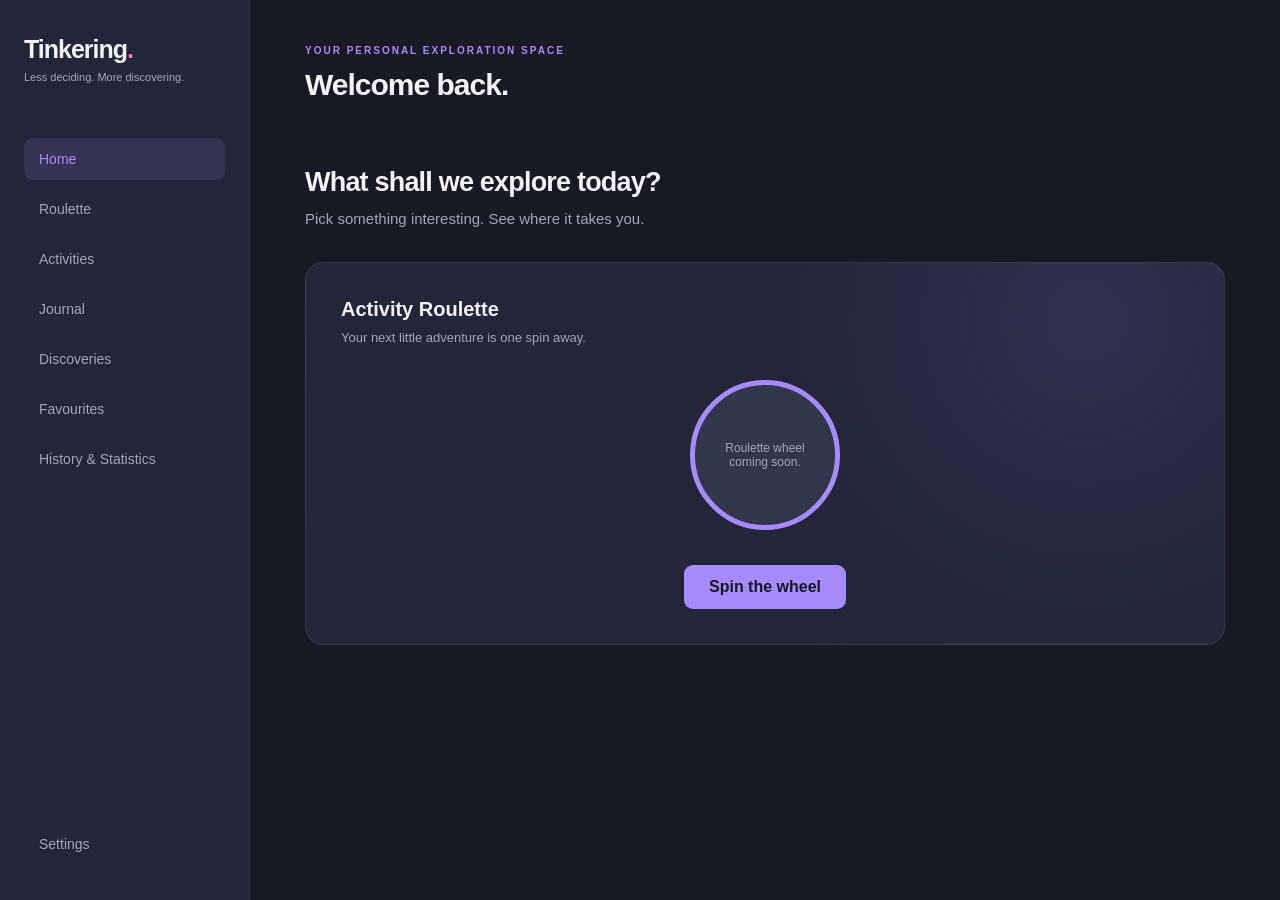
<file: index.html>
<!DOCTYPE html>
<html lang="en">
<head>

<meta
  http-equiv="Content-Security-Policy"
  content="default-src 'self'; script-src 'self'; style-src 'self'; img-src 'self' data:; connect-src 'self'; object-src 'none'; base-uri 'none'; form-action 'self'"
>

  <meta charset="UTF-8">
  <meta name="viewport" content="width=device-width, initial-scale=1.0">

  <meta name="description" content="Less deciding. More discovering.">
  <meta name="theme-color" content="#171923">

  <title>Tinkering Dashboard</title>
<link rel="stylesheet" href="css/variables.css">
<link rel="stylesheet" href="css/main.css">
<link rel="stylesheet" href="css/layout.css">
<link rel="stylesheet" href="css/components.css">
<link rel="stylesheet" href="css/responsive.css">
</head>

<body>

  <div class="app">

    <!-- Sidebar navigation -->
    <aside class="sidebar">
      <div class="brand">
        <h1>Tinkering<span>.</span></h1>
        <p>Less deciding. More discovering.</p>
      </div>

     
<nav class="navigation" aria-label="Main navigation">
  <a href="#home" class="nav-link active">Home</a>
  <a href="#roulette" class="nav-link">Roulette</a>
  <a href="#activities" class="nav-link">Activities</a>
  <a href="#journal" class="nav-link">Journal</a>
  <a href="#discoveries" class="nav-link">Discoveries</a>
  <a href="#favourites" class="nav-link">Favourites</a>
  <a href="#history" class="nav-link">History & Statistics</a>
</nav>

      </nav>

      <div class="sidebar-footer">
        <a href="#settings" class="nav-link">Settings</a>
      </div>
    </aside>

    <!-- Main application content -->
    <main class="main-content">

      <header class="topbar">
        <div>
          <p class="eyebrow">YOUR PERSONAL EXPLORATION SPACE</p>
          <h2>Welcome back.</h2>
        </div>
      </header>

      <!-- Home section -->
      <section id="home" class="page-section active">
        <h2>What shall we explore today?</h2>
        <p>Pick something interesting. See where it takes you.</p>

        <div class="roulette-container">
          <h3>Activity Roulette</h3>
          <p>Your next little adventure is one spin away.</p>
          <div id="roulette-wheel">
            Roulette wheel coming soon.
          </div>
          <button id="spin-button" type="button">
            Spin the wheel
          </button>
        </div>
      </section>


<section id="roulette" class="page-section">
  <h2>The Roulette</h2>
  <p>Leave your next adventure to chance.</p>

  <div class="roulette-container">
    <h3>Where will curiosity take you?</h3>
    <p>Your next adventure is one spin away.</p>

    <div id="roulette-wheel">
      Your wheel will appear here.
    </div>

    <button id="roulette-spin-button" type="button">
      Spin the wheel
    </button>
  </div>
</section>


      <!-- Other application sections -->
      <section id="activities" class="page-section">
        <h2>Activities</h2>
      </section>

      <section id="journal" class="page-section">
        <h2>Journal</h2>
      </section>

      <section id="discoveries" class="page-section">
        <h2>Discoveries</h2>
      </section>

      <section id="favourites" class="page-section">
        <h2>Favourites</h2>
      </section>

      <section id="history" class="page-section">
        <h2>History</h2>
      </section>

      <section id="settings" class="page-section">
        <h2>Settings</h2>
      </section>

    </main>

  </div>

  <script type="module" src="js/app.js"></script>

</body>
</html>
</file>
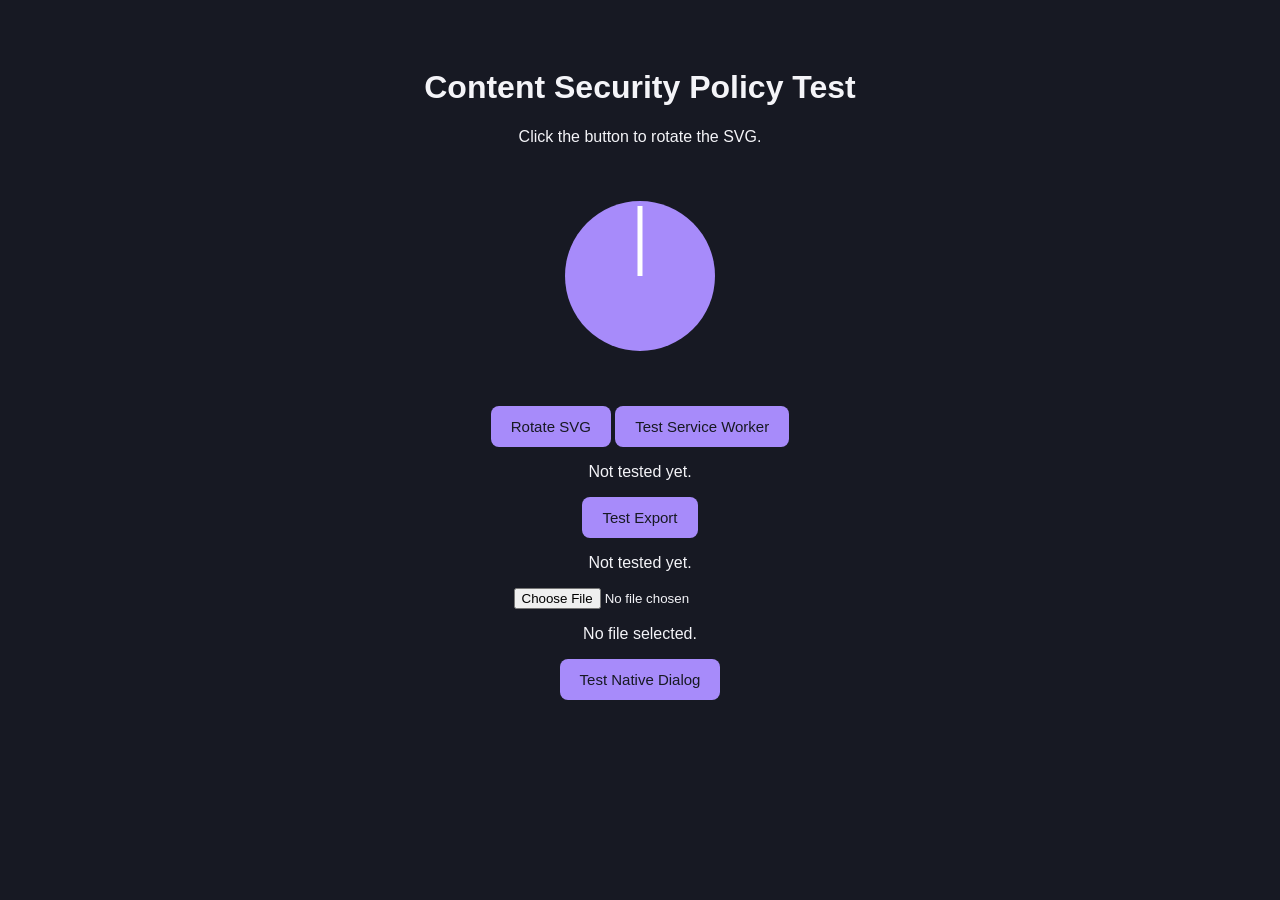
<file: tests/csp-test.html>
<!DOCTYPE html>
<html lang="en">
<head>
  <meta
    http-equiv="Content-Security-Policy"
    content="default-src 'self'; script-src 'self'; style-src 'self'; img-src 'self' data:; connect-src 'self'; object-src 'none'; base-uri 'none'; form-action 'self'"
  >
  <meta charset="UTF-8">
  <title>CSP Test</title>
  <link rel="stylesheet" href="csp-test.css">
  <script type="module" src="csp-test.js"></script>
</head>
<body>
  <h1>Content Security Policy Test</h1>

  <p>Click the button to rotate the SVG.</p>

  <svg width="200" height="200" viewBox="0 0 200 200">
    <g id="rotating-group">
      <circle cx="100" cy="100" r="75" fill="#A78BFA"/>
      <line x1="100" y1="100" x2="100" y2="30"
            stroke="#FFFFFF" stroke-width="5"/>
    </g>
  </svg>

  <button id="rotate-button">Rotate SVG</button>
  <button id="service-worker-button">
  Test Service Worker
</button>

<p id="service-worker-status">Not tested yet.</p>

<button id="export-button">Test Export</button>
<p id="export-status">Not tested yet.</p>
<input type="file" id="import-file" accept="application/json">
<p id="import-status">No file selected.</p>
<button id="open-dialog-button">Test Native Dialog</button>

<dialog id="test-dialog">
  <p>Native dialog works under CSP.</p>
  <button id="close-dialog-button">Close dialog</button>
</dialog>
</body>
</html>
</file>
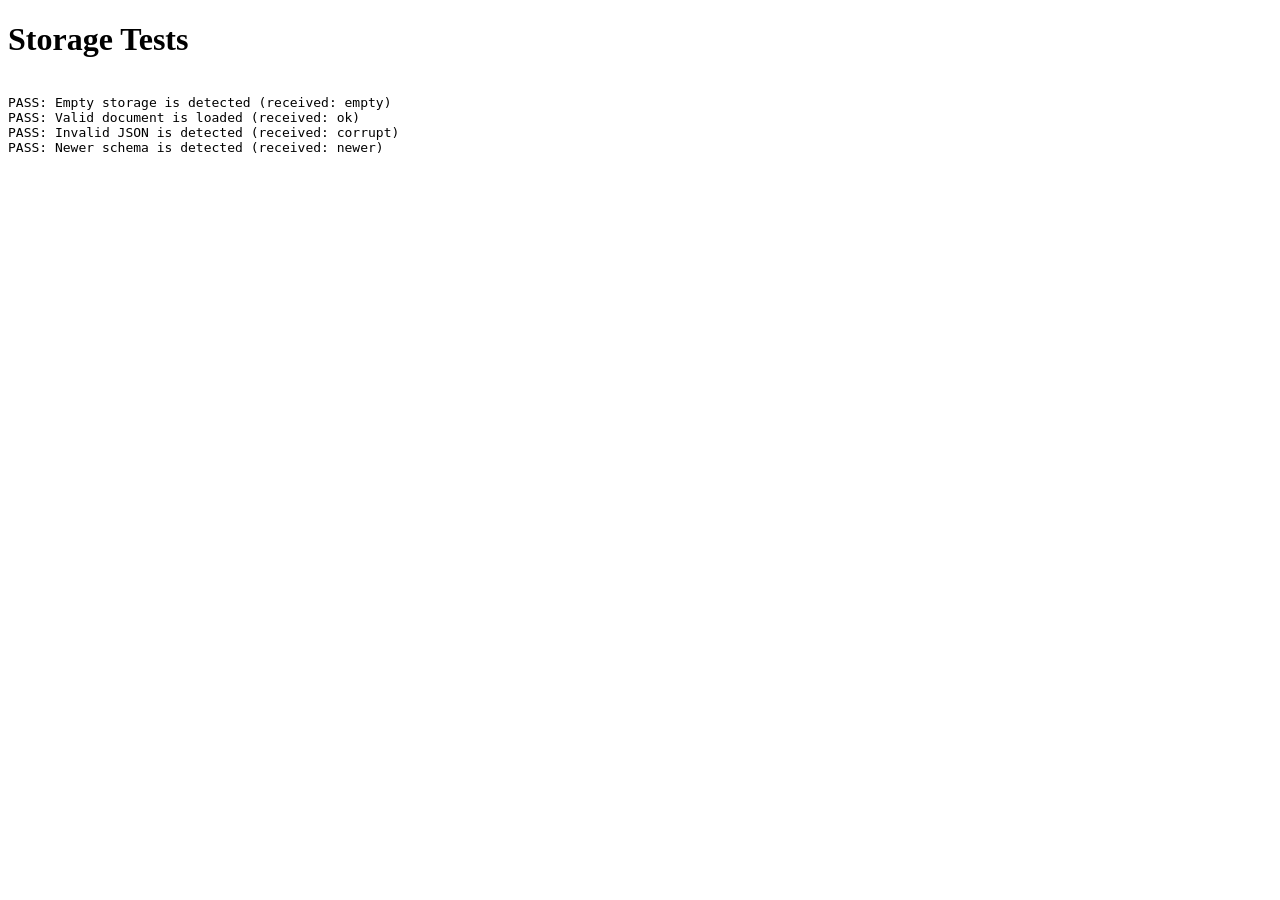
<file: tests/storage-test.html>
<!DOCTYPE html>
<html lang="en">
<head>
  <meta charset="UTF-8">
  <meta name="viewport" content="width=device-width, initial-scale=1.0">
  <title>Storage Tests</title>
</head>
<body>
  <h1>Storage Tests</h1>
  <pre id="test-results">Running tests...</pre>

  <script type="module">
    import { load } from "../js/data/storage.js";
    import { createDefaultDocument } from "../js/data/defaults.js";

    const results = document.getElementById("test-results");
    const storageKey = "tinkeringDashboard.data";

    function runTest(name, expectedStatus) {
      const result = load();
      const passed = result.status === expectedStatus;

      results.textContent +=
        `\n${passed ? "PASS" : "FAIL"}: ${name}` +
        ` (received: ${result.status})`;
    }

    results.textContent = "";

    // Test 1: No saved data.
    localStorage.removeItem(storageKey);
    runTest("Empty storage is detected", "empty");

    // Test 2: Valid current-version document.
    localStorage.setItem(
      storageKey,
      JSON.stringify(createDefaultDocument())
    );
    runTest("Valid document is loaded", "ok");

    // Test 3: Invalid JSON.
    localStorage.setItem(storageKey, "{invalid json");
    runTest("Invalid JSON is detected", "corrupt");

    // Test 4: Newer schema version.
    const newerDocument = createDefaultDocument();
    newerDocument.schemaVersion = 2;

    localStorage.setItem(
      storageKey,
      JSON.stringify(newerDocument)
    );
    runTest("Newer schema is detected", "newer");

    // Clean up after the tests.
    localStorage.removeItem(storageKey);
  </script>
</body>
</html>
</file>
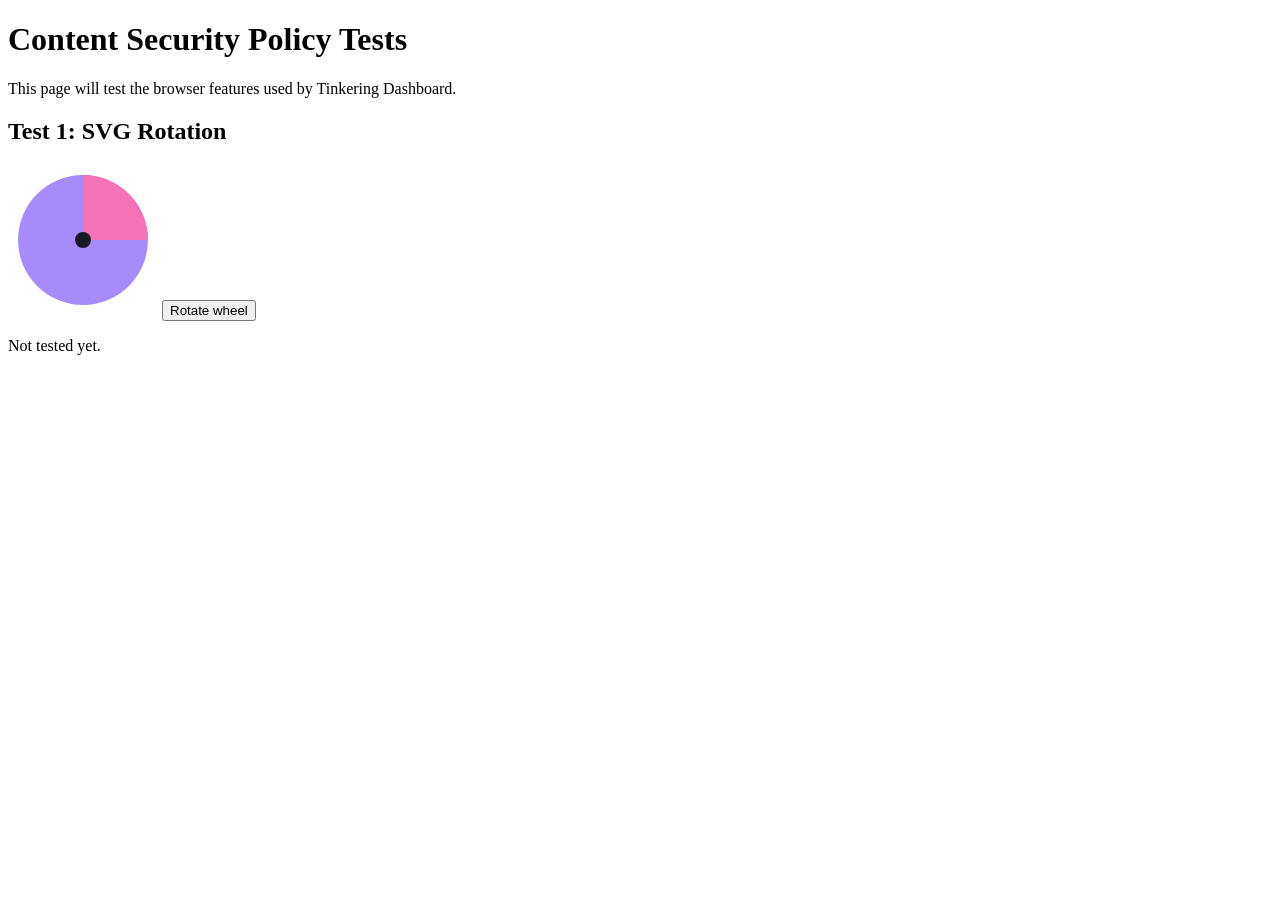
<file: tests/tests.html>
<!DOCTYPE html>
<html lang="en">
<head>
  <meta charset="UTF-8">
  <meta name="viewport" content="width=device-width, initial-scale=1.0">
  <meta
    http-equiv="Content-Security-Policy"
    content="default-src 'self'; script-src 'self'; style-src 'self'; img-src 'self' data:; connect-src 'self'; object-src 'none'; base-uri 'none'; form-action 'self'"
  >
  <title>CSP Test Page</title>
</head>
<body>
  <h1>Content Security Policy Tests</h1>
  <p>This page will test the browser features used by Tinkering Dashboard.</p>

  <h2>Test 1: SVG Rotation</h2>
  <svg
    id="test-wheel"
    width="150"
    height="150"
    viewBox="0 0 150 150"
    xmlns="http://www.w3.org/2000/svg"
  >
    <circle cx="75" cy="75" r="65" fill="#A78BFA" />
    <path d="M75 75 L75 10 A65 65 0 0 1 140 75 Z" fill="#F472B6" />
    <circle cx="75" cy="75" r="8" fill="#171923" />
  </svg>

  <button id="rotate-button">Rotate wheel</button>

  <p id="rotation-result">Not tested yet.</p>

  <script src="test.js" type="module"></script>
</body>
</html>
</file>
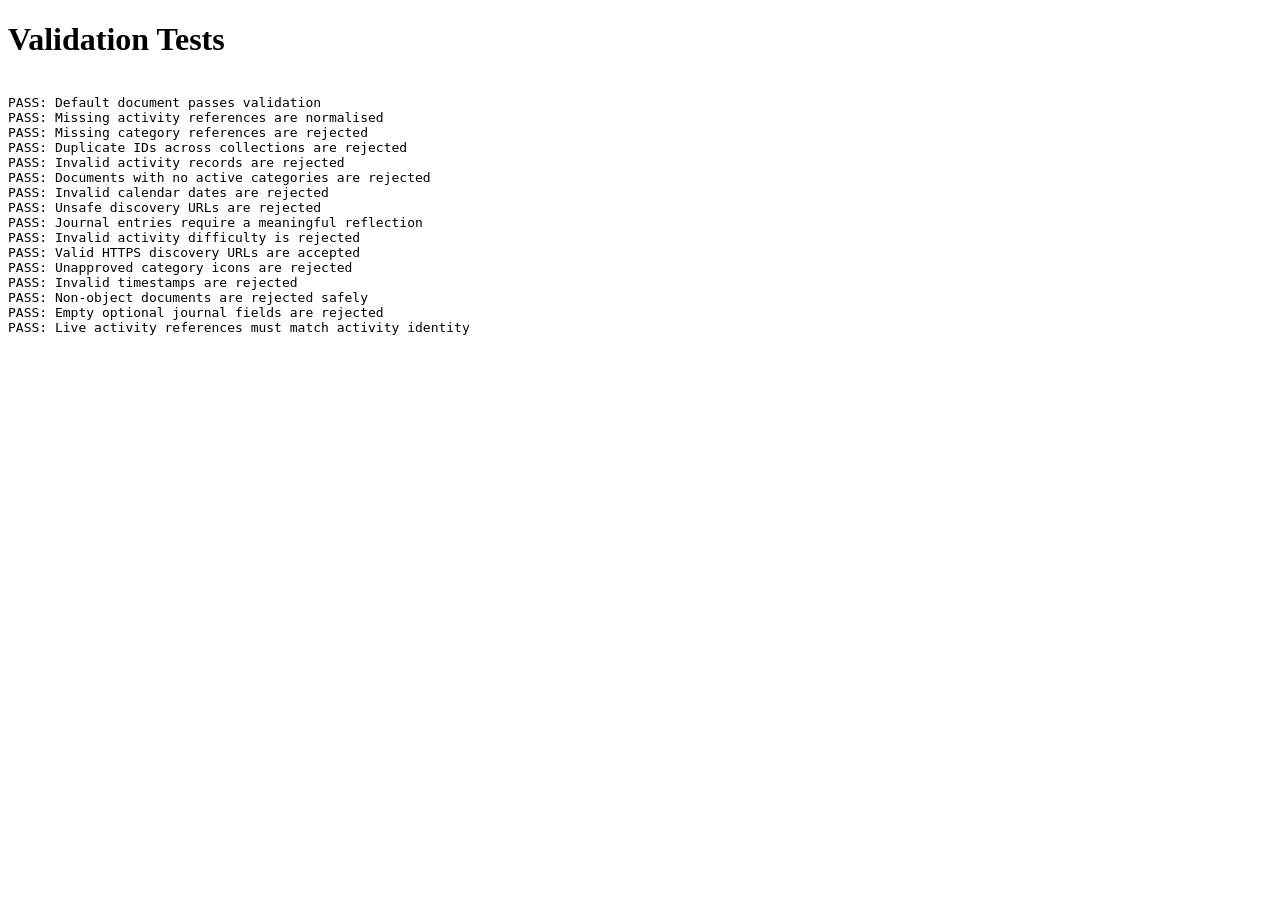
<file: tests/validation-test.html>
<!DOCTYPE html>
<html lang="en">
<head>
  <meta charset="UTF-8">
  <meta name="viewport" content="width=device-width, initial-scale=1.0">
  <title>Validation Tests</title>
</head>
<body>
  <h1>Validation Tests</h1>
  <pre id="test-results">Running tests...</pre>

  <script type="module">
    import { createDefaultDocument } from "../js/data/defaults.js";
    import { validateDocument } from "../js/data/validation.js";

    const results = document.getElementById("test-results");

    function runTest(name, testFunction) {
      try {
        const passed = testFunction();
        results.textContent += `\n${passed ? "PASS" : "FAIL"}: ${name}`;
      } catch (error) {
        results.textContent += `\nERROR: ${name} — ${error.message}`;
      }
    }

    results.textContent = "";

    runTest("Default document passes validation", () => {
      const documentData = createDefaultDocument();
      return validateDocument(documentData) !== null;
    });

runTest("Missing activity references are normalised", () => { const data = createDefaultDocument(); data.attempts.push({ id: "test-attempt-1", activityKey: "deleted-activity-key", activityId: "deleted-activity", activityName: "Deleted activity", categoryId: "creative", outcome: "attempted", date: "2026-11-17", durationMinutes: null, createdAt: new Date().toISOString() }); const result = validateDocument(data); return ( result !== null && result.attempts[0].activityId === null && result.attempts[0].activityName === "Deleted activity" ); });
  runTest("Missing category references are rejected", () => {
  const data = createDefaultDocument();

  data.activities[0].categoryId = "missing-category";

  return validateDocument(data) === null;
});
runTest("Duplicate IDs across collections are rejected", () => {
  const data = createDefaultDocument();

  data.attempts.push({
    id: data.activities[0].id,
    activityKey: "test-activity-key",
    activityId: data.activities[0].id,
    activityName: data.activities[0].name,
    categoryId: "creative",
    outcome: "attempted",
    date: "2026-11-17",
    durationMinutes: null,
    createdAt: new Date().toISOString()
  });

  return validateDocument(data) === null;
});
runTest("Invalid activity records are rejected", () => {
  const data = createDefaultDocument();

  data.activities[0].name = "";

  return validateDocument(data) === null;
});
runTest("Documents with no active categories are rejected", () => {
  const data = createDefaultDocument();

  data.categories.forEach((category) => {
    category.isArchived = true;
  });

  return validateDocument(data) === null;
});
runTest("Invalid calendar dates are rejected", () => {
  const data = createDefaultDocument();

  data.discoveries.push({
    id: "test-discovery-1",
    title: "Test discovery",
    description: "",
    categoryId: null,
    dateDiscovered: "2026-02-30",
    url: null,
    isFavourite: false,
    createdAt: new Date().toISOString(),
    updatedAt: new Date().toISOString()
  });

  return validateDocument(data) === null;
});
runTest("Unsafe discovery URLs are rejected", () => {
  const data = createDefaultDocument();

  data.discoveries.push({
    id: "test-discovery-2",
    title: "Test discovery",
    description: "",
    categoryId: null,
    dateDiscovered: "2026-11-17",
    url: "javascript:alert(1)",
    isFavourite: false,
    createdAt: new Date().toISOString(),
    updatedAt: new Date().toISOString()
  });

  return validateDocument(data) === null;
});
runTest("Journal entries require a meaningful reflection", () => {
  const data = createDefaultDocument();

  data.journalEntries.push({
    id: "test-journal-1",
    activityId: null,
    activityName: "Spontaneous entry",
    categoryId: null,
    date: "2026-11-17",
    whatIThought: "   ",
    whatIDid: null,
    whatILearned: null,
    whatIEnjoyed: null,
    whatIDisliked: null,
    notes: null,
    wouldRepeat: null,
    createdAt: new Date().toISOString(),
    updatedAt: new Date().toISOString()
  });

  return validateDocument(data) === null;
});
runTest("Invalid activity difficulty is rejected", () => {
  const data = createDefaultDocument();

  data.activities[0].difficulty = "expert";

  return validateDocument(data) === null;
});
runTest("Valid HTTPS discovery URLs are accepted", () => {
  const data = createDefaultDocument();

  data.discoveries.push({
    id: "test-discovery-3",
    title: "Test discovery",
    description: "",
    categoryId: null,
    dateDiscovered: "2026-11-17",
    url: "https://example.com",
    isFavourite: false,
    createdAt: new Date().toISOString(),
    updatedAt: new Date().toISOString()
  });

  return validateDocument(data) !== null;
});
runTest("Unapproved category icons are rejected", () => {
  const data = createDefaultDocument();

  data.categories[0].icon = "🔥";

  return validateDocument(data) === null;
});
runTest("Invalid timestamps are rejected", () => {
  const data = createDefaultDocument();

  data.categories[0].createdAt = "not-a-valid-timestamp";

  return validateDocument(data) === null;
});
runTest("Non-object documents are rejected safely", () => {
  return (
    validateDocument(null) === null &&
    validateDocument("invalid") === null &&
    validateDocument([]) === null
  );
});
runTest("Empty optional journal fields are rejected", () => {
  const data = createDefaultDocument();

  data.journalEntries.push({
    id: "test-journal-2",
    activityId: null,
    activityName: "Spontaneous entry",
    categoryId: null,
    date: "2026-11-17",
    whatIThought: "I found this interesting.",
    whatIDid: "",
    whatILearned: null,
    whatIEnjoyed: null,
    whatIDisliked: null,
    notes: null,
    wouldRepeat: null,
    createdAt: new Date().toISOString(),
    updatedAt: new Date().toISOString()
  });

  return validateDocument(data) === null;
});
runTest("Live activity references must match activity identity", () => {
  const data = createDefaultDocument();

  data.attempts.push({
    id: "test-attempt-2",
    activityKey: "wrong-activity-key",
    activityId: data.activities[0].id,
    activityName: data.activities[0].name,
    categoryId: data.activities[0].categoryId,
    outcome: "attempted",
    date: "2026-11-17",
    durationMinutes: null,
    createdAt: new Date().toISOString()
  });

  return validateDocument(data) === null;
});
  </script>
  
</body>

</html>
</file>
<file: css/variables.css>
:root {
  /* Backgrounds */
  --background: #171923;
  --surface: #222638;
  --elevated: #30374B;;

  /* Accent colours */
  --purple: #A78BFA;
  --pink: #F472B6;
  --blue: #38BDF8;
  --mint: #34D399;
  --yellow: #FBBF24;
  --coral: #FB7185;

  /* Text */
  --text: #F4F4F8;
  --text-muted: #A1A5B5;

  /* Layout */
  --sidebar-width: 250px;
}
</file>
<file: css/main.css>
* {
  margin: 0;
  padding: 0;
  box-sizing: border-box;
}

body {
  background: var(--background);
  color: var(--text);
  font-family: Arial, Helvetica, sans-serif;
  min-height: 100vh;
}
/* Global link styling */

a {
  color: inherit;
  text-decoration: none;
}
/* Global button styling */

button {
  font: inherit;
  cursor: pointer;
}
</file>
<file: css/layout.css>
/* Application layout */

.app {
  min-height: 100vh;
}

.sidebar {
  position: fixed;
  top: 0;
  left: 0;
  width: var(--sidebar-width);
  height: 100vh;
  background: var(--surface);
  border-right: 1px solid rgba(255, 255, 255, 0.06);
  padding: 35px 24px;
  display: flex;
  flex-direction: column;
}

.main-content {
  margin-left: var(--sidebar-width);
  padding: 45px 55px;
  max-width: 1600px;
}

.topbar {
  display: flex;
  justify-content: space-between;
  align-items: center;
  margin-bottom: 65px;
}

/* Page visibility and structure */

.page-section {
  display: none;
}

.page-section.active {
  display: block;
}

.page-section > h2 {
  font-size: 27px;
  letter-spacing: -0.8px;
  margin-bottom: 12px;
}

.page-section > p {
  color: var(--text-muted);
  font-size: 15px;
  margin-bottom: 35px;
}
</file>
<file: css/components.css>
/* Brand */

.brand {
  margin-bottom: 55px;
}

.brand h1 {
  font-size: 25px;
  font-weight: 700;
  letter-spacing: -1px;
}

.brand h1 span {
  color: var(--pink);
}

.brand p {
  color: var(--text-muted);
  font-size: 11px;
  margin-top: 7px;
}

/* Navigation */

.navigation {
  display: flex;
  flex-direction: column;
  gap: 8px;
}

.nav-link {
  display: block;
  padding: 13px 15px;
  border-radius: 9px;
  color: var(--text-muted);
  font-size: 14px;
  transition: 0.2s ease;
}

.nav-link:hover {
  background: var(--elevated);
  color: var(--text);
}

.nav-link.active {
  background: rgba(167, 139, 250, 0.13);
  color: var(--purple);
}

.sidebar-footer {
  margin-top: auto;
}

/* Topbar text */

.eyebrow {
  color: var(--purple);
  font-size: 10px;
  font-weight: 700;
  letter-spacing: 2px;
  margin-bottom: 12px;
}

.topbar h2 {
  font-size: 30px;
  letter-spacing: -1px;
}

/* Roulette */

.roulette-container {
  background:
    radial-gradient(
      circle at 85% 15%,
      rgba(167, 139, 250, 0.12),
      transparent 35%
    ),
    var(--surface);
  border: 1px solid rgba(255, 255, 255, 0.07);
  border-radius: 18px;
  padding: 35px;
  min-height: 320px;
}

.roulette-container h3 {
  font-size: 20px;
  margin-bottom: 9px;
}

.roulette-container > p {
  color: var(--text-muted);
  font-size: 13px;
}

#roulette-wheel {
  display: flex;
  align-items: center;
  justify-content: center;
  margin: 35px auto;
  width: 150px;
  height: 150px;
  border-radius: 50%;
  background: var(--elevated);
  border: 5px solid var(--purple);
  color: var(--text-muted);
  font-size: 12px;
  text-align: center;
  padding: 15px;
}

#spin-button {
  display: block;
  margin: 0 auto;
  border: none;
  border-radius: 9px;
  padding: 13px 25px;
  background: var(--purple);
  color: #171923;
  font-weight: 700;
  transition: 0.2s ease;
}

#spin-button:hover {
  background: var(--pink);
  transform: translateY(-2px);
}
</file>
<file: css/responsive.css>
@media (max-width: 900px) {
  .sidebar {
    width: 200px;
    padding: 25px 15px;
  }

  .main-content {
    margin-left: 200px;
    padding: 35px 25px;
  }
}

@media (max-width: 600px) {
  .sidebar {
    position: relative;
    width: 100%;
    height: auto;
    padding: 20px;
  }

  .brand {
    margin-bottom: 20px;
  }

  .navigation {
    flex-direction: row;
    flex-wrap: wrap;
  }

  .sidebar-footer {
    margin-top: 15px;
  }

  .main-content {
    margin-left: 0;
    padding: 30px 20px;
  }

  .topbar {
    margin-bottom: 40px;
  }

  .topbar h2 {
    font-size: 25px;
  }

  .roulette-container {
    padding: 25px 15px;
  }
}
</file>
<file: tests/csp-test.css>
body {
  background: #171923;
  color: #F4F4F8;
  font-family: Arial, sans-serif;
  text-align: center;
  padding: 40px;
}

svg {
  display: block;
  margin: 30px auto;
}

#rotating-group {
  transform-origin: 100px 100px;
  transition: transform 1s ease;
}

button {
  background: #A78BFA;
  color: #171923;
  border: none;
  border-radius: 8px;
  padding: 12px 20px;
  font-size: 15px;
  cursor: pointer;
}
</file>
